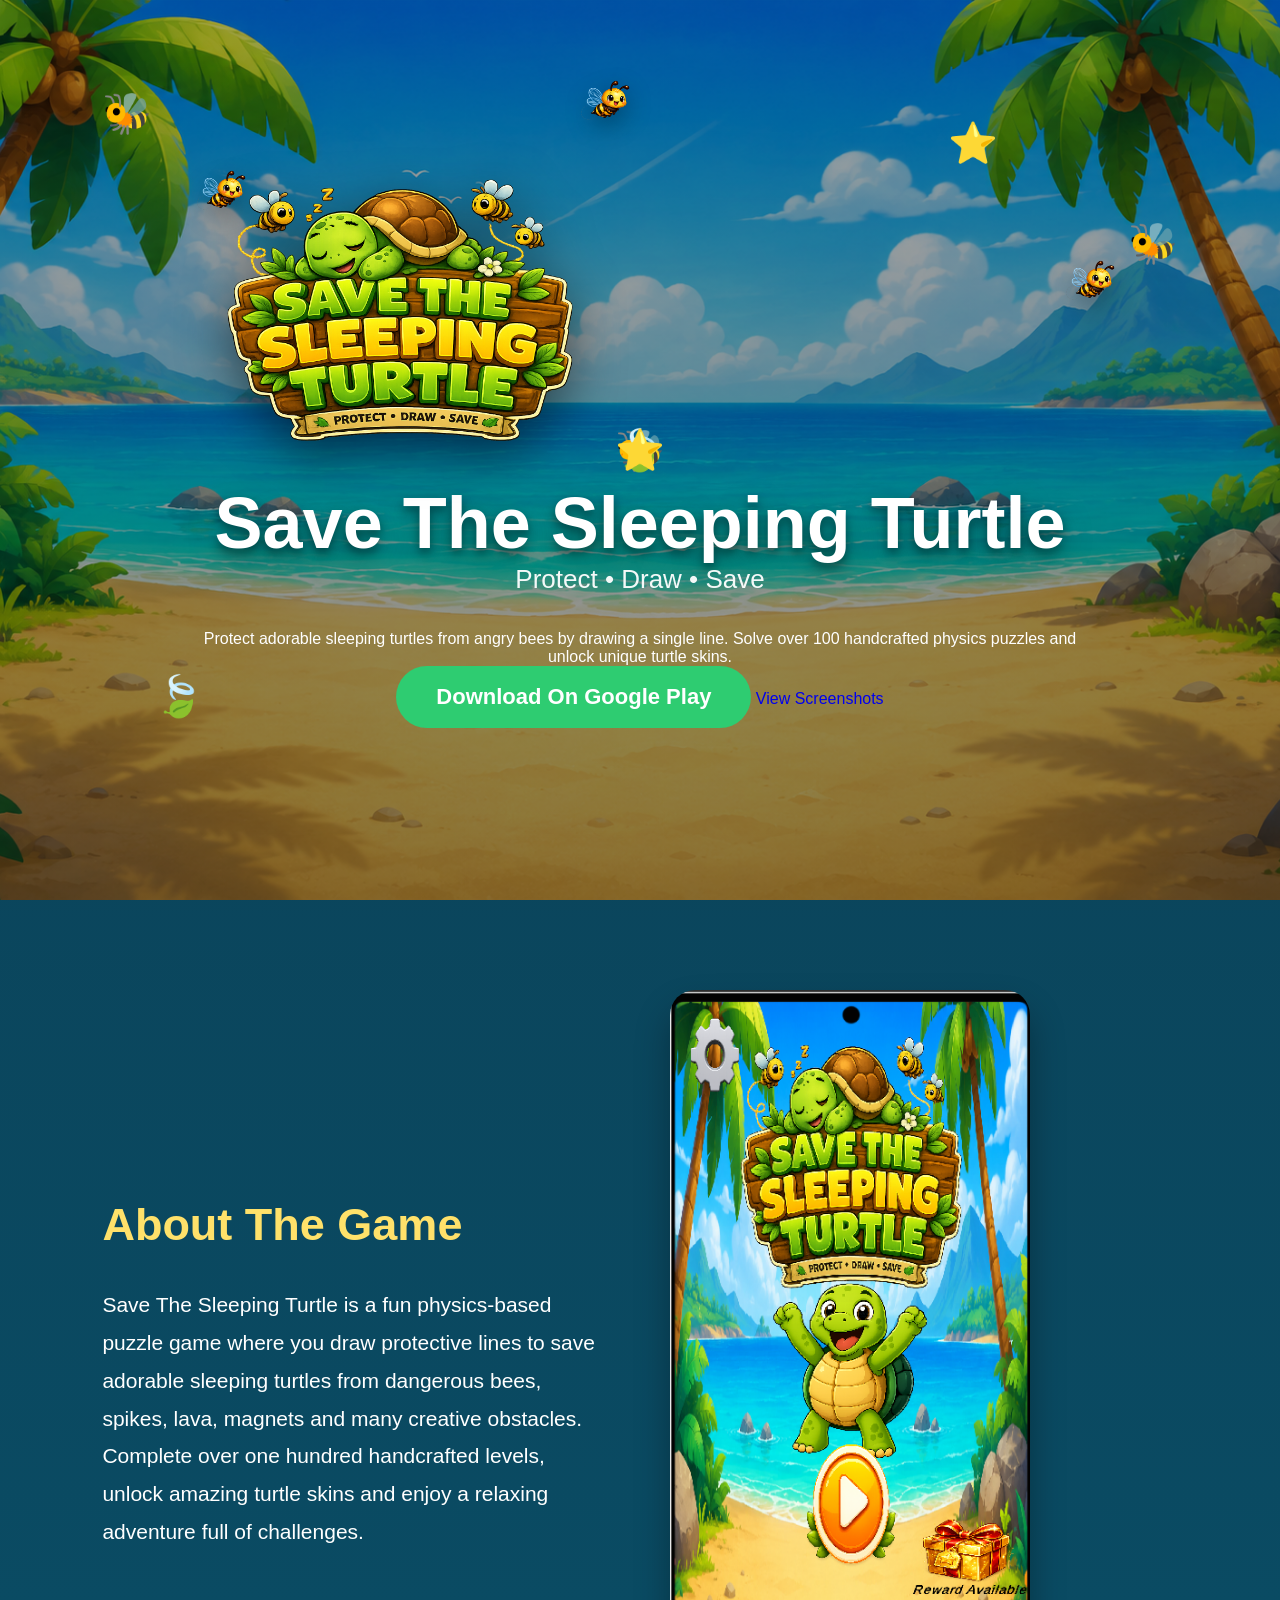
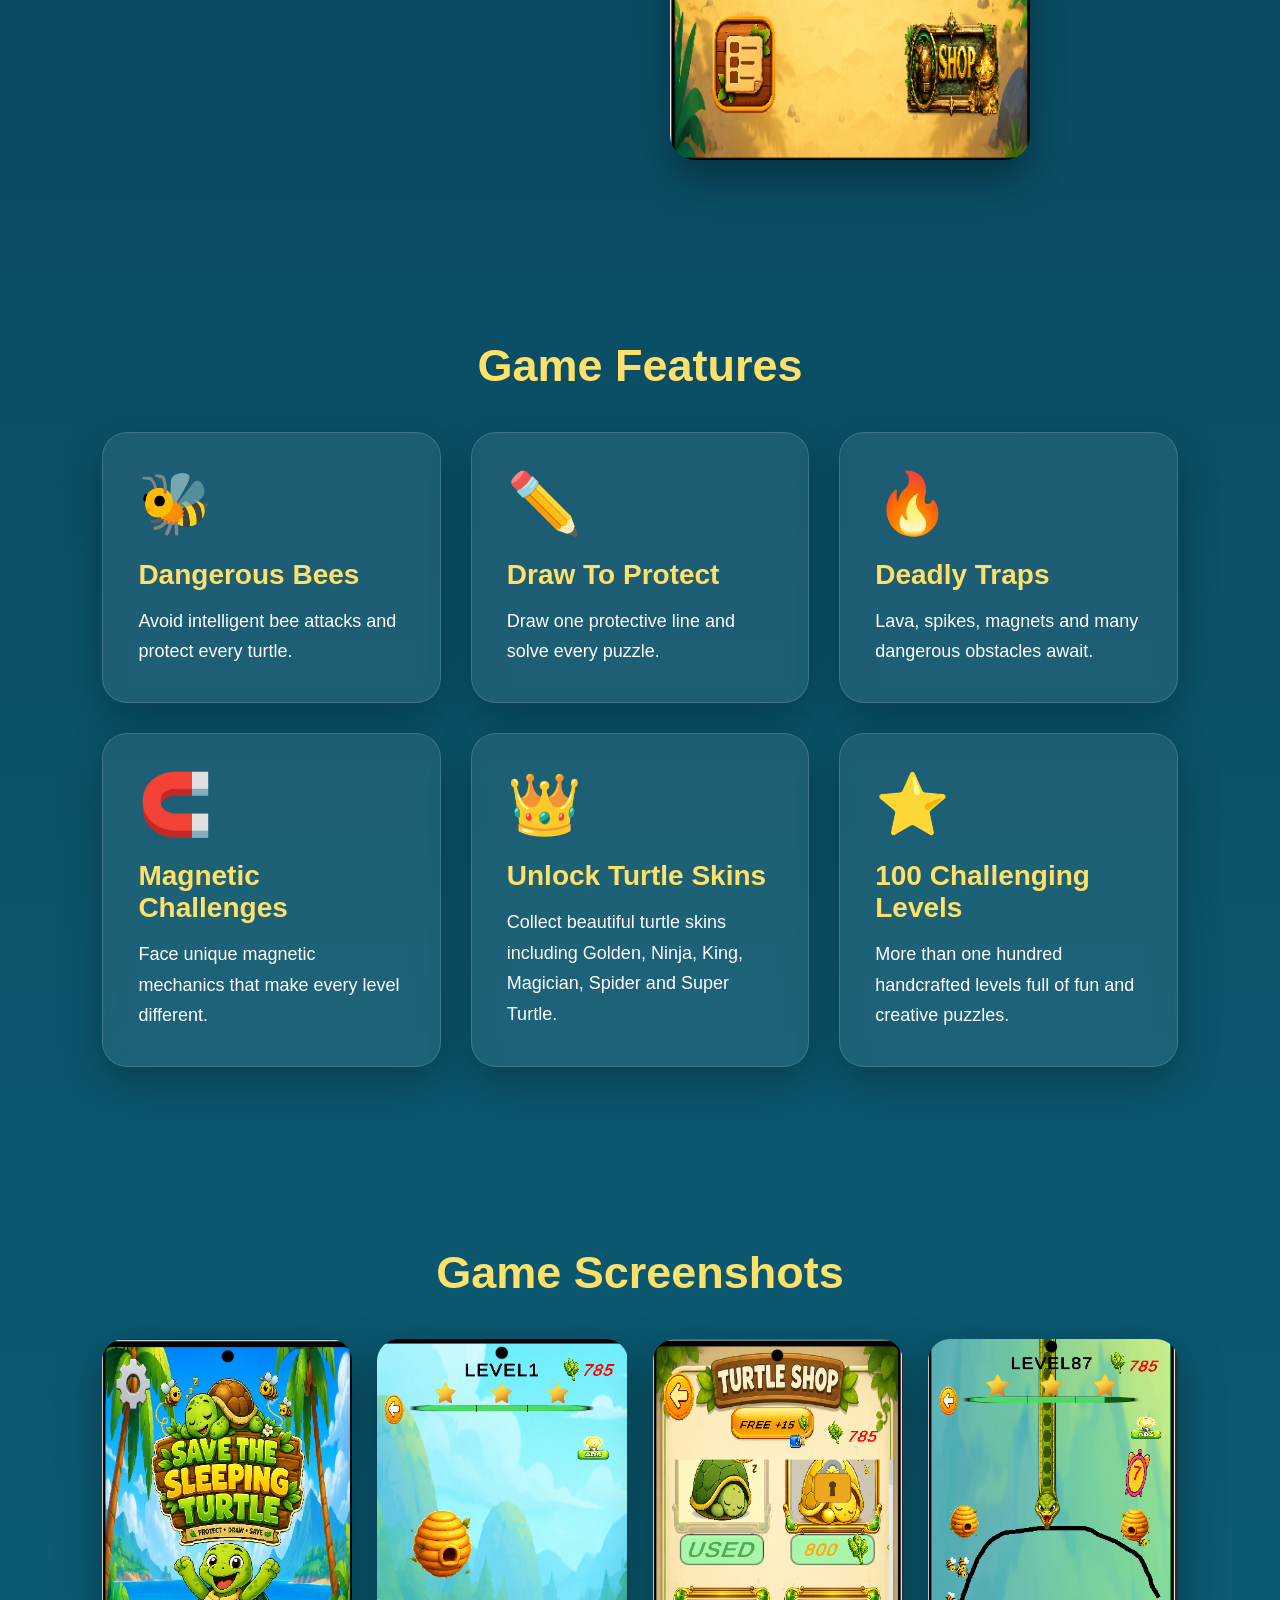
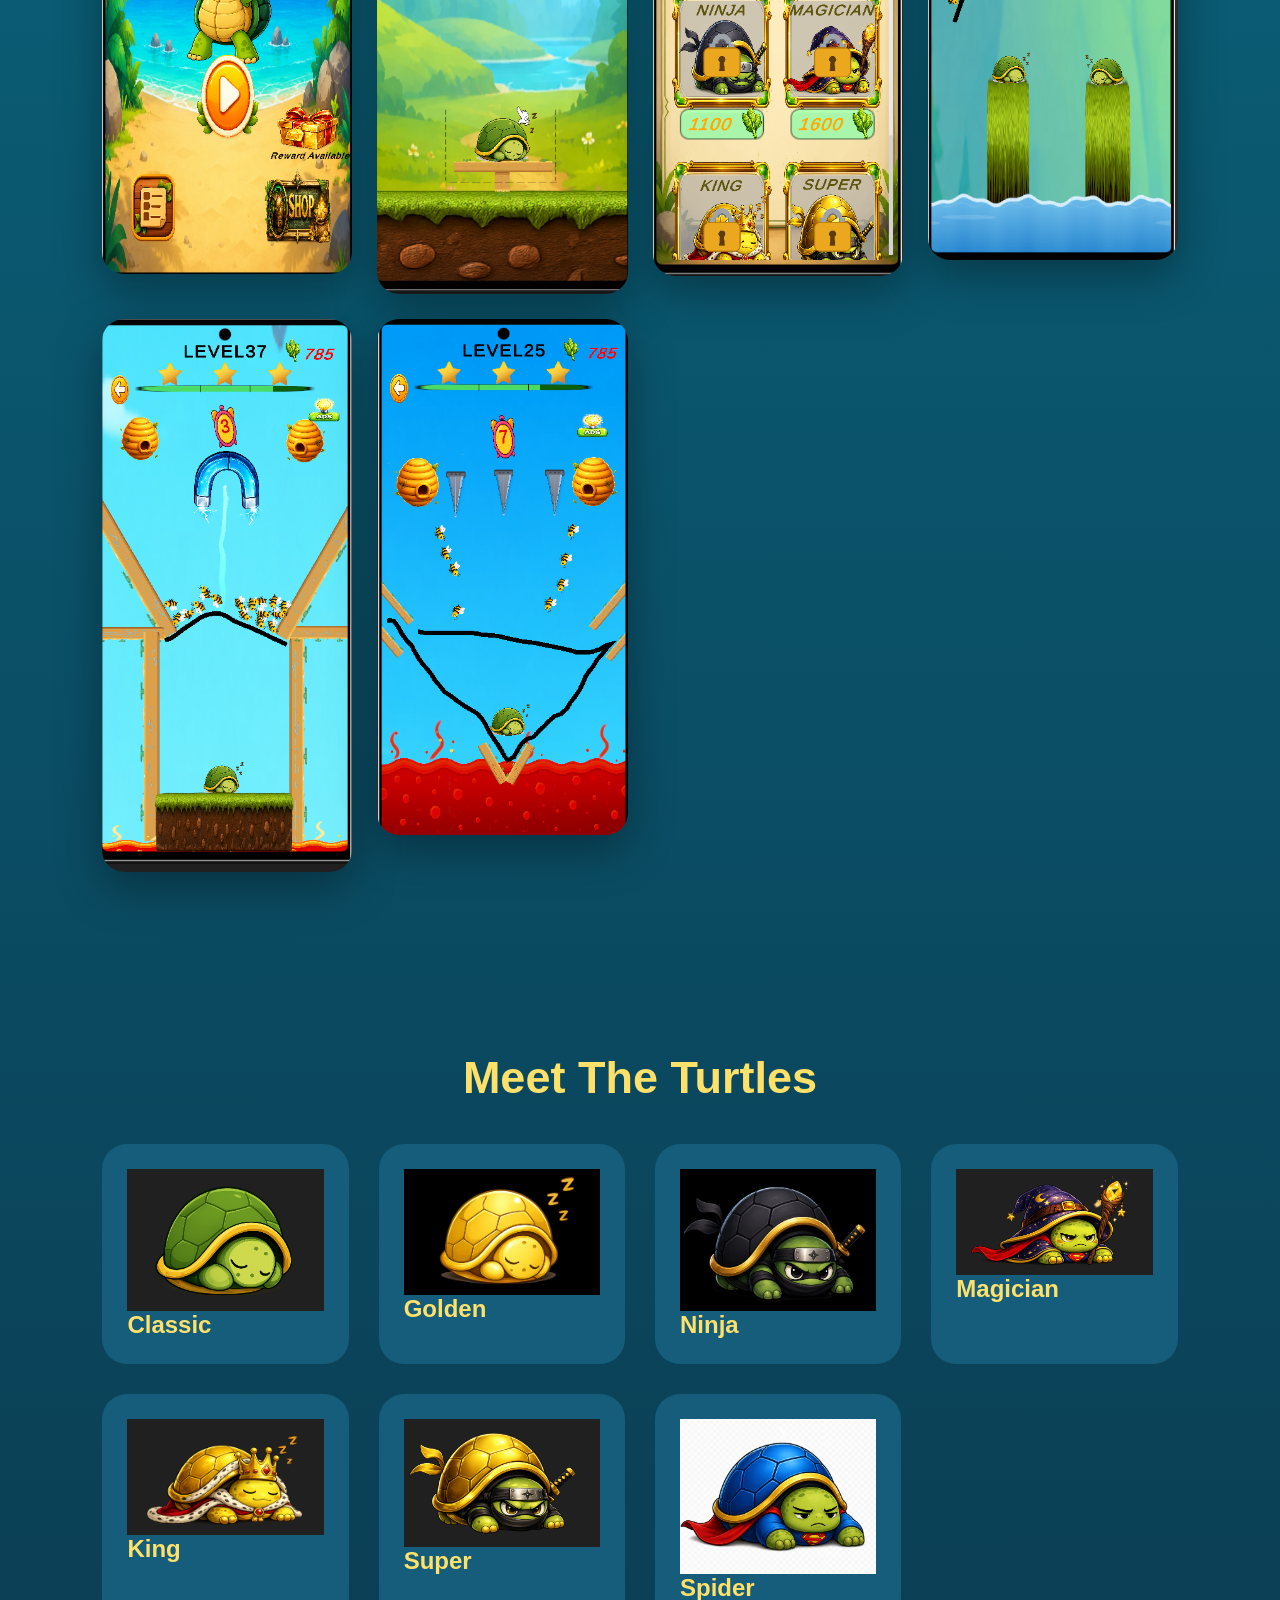
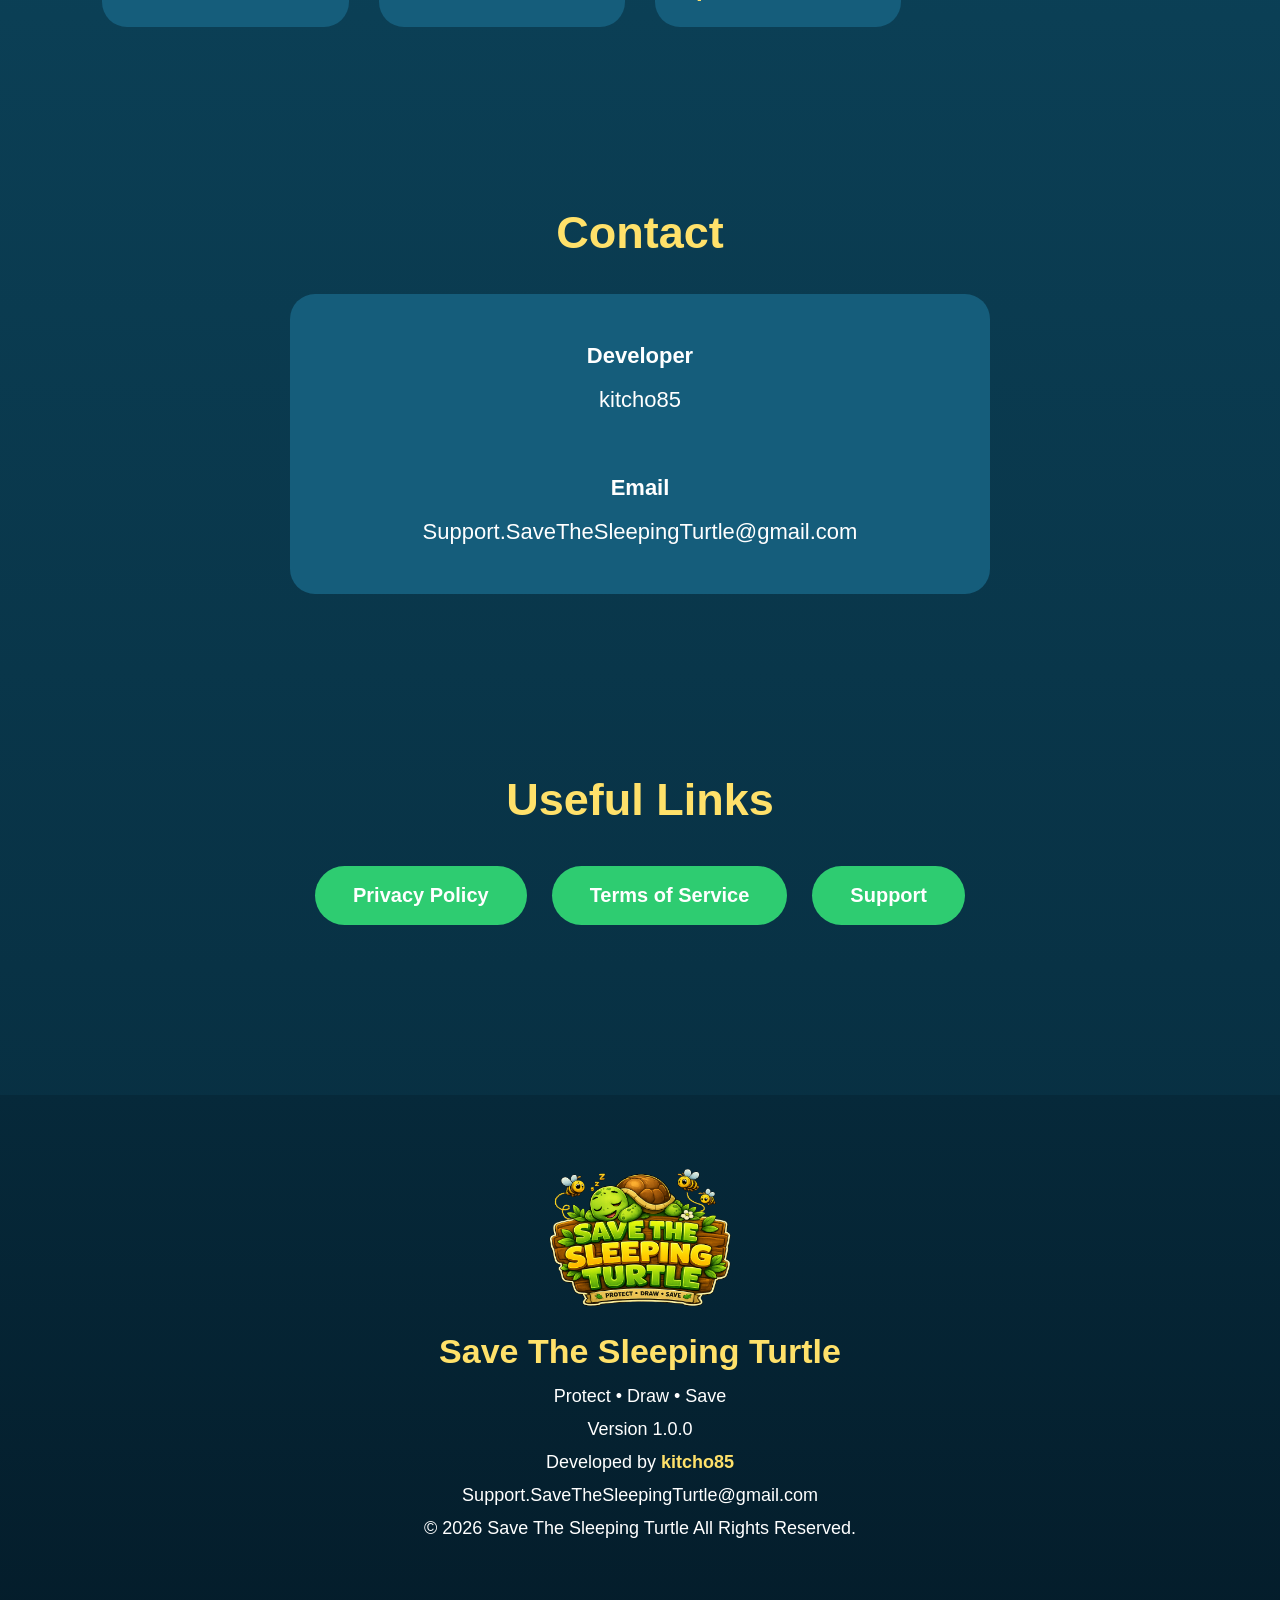
<file: index.html>
<!DOCTYPE html>
<html lang="en">

<head>

<meta charset="UTF-8">

<meta name="viewport" content="width=device-width, initial-scale=1.0">

<title>Save The Sleeping Turtle | Official Website</title>

<meta name="description"
content="Protect adorable sleeping turtles from angry bees by drawing a single protective line. Solve over 100 handcrafted physics puzzles, unlock unique turtle skins and enjoy relaxing gameplay.">

<meta name="keywords"
content="Save The Sleeping Turtle, Turtle Game, Draw Puzzle Game, Physics Puzzle, Draw To Save, Bee Game, Unity Game, Android Game, Mobile Puzzle Game">

<meta name="author"
content="kitcho85">

<meta name="robots"
content="index, follow">

<!-- Open Graph -->

<meta property="og:title"
content="Save The Sleeping Turtle">

<meta property="og:description"
content="Protect adorable sleeping turtles from angry bees by drawing a single protective line.">

<meta property="og:type"
content="website">

<meta property="og:url"
content="https://kitcho85.github.io/save-the-sleeping-turtle/">

<meta property="og:image"
content="https://kitcho85.github.io/save-the-sleeping-turtle/images/icon.png">

<meta property="og:site_name"
content="Save The Sleeping Turtle">

<!-- Twitter -->

<meta name="twitter:card"
content="summary_large_image">

<meta name="twitter:title"
content="Save The Sleeping Turtle">

<meta name="twitter:description"
content="Protect adorable sleeping turtles from angry bees by drawing a single protective line.">

<meta name="twitter:image"
content="https://kitcho85.github.io/save-the-sleeping-turtle/images/icon.png">

<link rel="canonical"
href="https://kitcho85.github.io/save-the-sleeping-turtle/">

<link rel="stylesheet"
href="style.css">

<link rel="icon"
href="images/icon.png">

</head>

<body>

<header class="hero">

<div class="heroBackground"></div>

<div class="overlay">
<div class="floating bee1">🐝</div>

<div class="floating bee2">🐝</div>

<div class="floating leaf1">🍃</div>

<div class="floating star1">⭐</div>
<img
src="images/logo.png"
class="logo"
alt="Save The Sleeping Turtle Logo">

<h1>
Save The Sleeping Turtle
</h1>

<p class="subtitle">
Protect • Draw • Save
</p>

<p class="heroText">
Protect adorable sleeping turtles from angry bees by drawing a single line.
Solve over 100 handcrafted physics puzzles and unlock unique turtle skins.
</p>

<div class="heroButtons">

<a href="https://play.google.com/store/apps/details?id=com.kitcho85.savethesleepingturtle"
class="playButton"
target="_blank">

Download On Google Play

</a>

<a href="#screenshots"
class="secondaryButton">

View Screenshots

</a>

</div>

</div>

<div class="floating floating1">
🐝
</div>

<div class="floating floating2">
🍃
</div>

<div class="floating floating3">
⭐
</div>
<div class="beeOrbit beeOrbit1">
    <img src="images/bee.png" class="bee">
</div>

<div class="beeOrbit beeOrbit2">
    <img src="images/bee.png" class="bee">
</div>

<div class="beeOrbit beeOrbit3">
    <img src="images/bee.png" class="bee">
</div>
</header>

<section class="about">

<div class="container">

<div class="left">

<h2>

About The Game

</h2>

<p>

Save The Sleeping Turtle is a fun physics-based puzzle game where you draw protective lines to save adorable sleeping turtles from dangerous bees, spikes, lava, magnets and many creative obstacles.

Complete over one hundred handcrafted levels, unlock amazing turtle skins and enjoy a relaxing adventure full of challenges.

</p>

</div>

<div class="right">

<img
src="images/screenshot1.png"
alt="Gameplay">

</div>

</div>

</section>

<section class="features">

<h2>

Game Features

</h2>

<div class="cards">

<div class="card">

<div class="emoji">

🐝

</div>

<h3>

Dangerous Bees

</h3>

<p>

Avoid intelligent bee attacks and protect every turtle.

</p>

</div>

<div class="card">

<div class="emoji">

✏️

</div>

<h3>

Draw To Protect

</h3>

<p>

Draw one protective line and solve every puzzle.

</p>

</div>

<div class="card">

<div class="emoji">

🔥

</div>

<h3>

Deadly Traps

</h3>

<p>

Lava, spikes, magnets and many dangerous obstacles await.

</p>

</div>
<div class="card">

<div class="emoji">

🧲

</div>

<h3>

Magnetic Challenges

</h3>

<p>

Face unique magnetic mechanics that make every level different.

</p>

</div>

<div class="card">

<div class="emoji">

👑

</div>

<h3>

Unlock Turtle Skins

</h3>

<p>

Collect beautiful turtle skins including Golden, Ninja, King, Magician, Spider and Super Turtle.

</p>

</div>

<div class="card">

<div class="emoji">

⭐

</div>

<h3>

100 Challenging Levels

</h3>

<p>

More than one hundred handcrafted levels full of fun and creative puzzles.

</p>

</div>

</div>

</section>

<section id="screenshots" class="screenshots">

<h2>

Game Screenshots

</h2>

<div class="gallery">

<img src="images/screenshot1.png" alt="Screenshot">

<img src="images/screenshot2.png" alt="Screenshot">

<img src="images/screenshot3.png" alt="Screenshot">

<img src="images/screenshot4.png" alt="Screenshot">

<img src="images/screenshot5.png" alt="Screenshot">

<img src="images/screenshot6.png" alt="Screenshot">

</div>

</section>

<section class="characters">

<h2>

Meet The Turtles

</h2>

<div class="charactersGrid">

<div class="character">

<img src="images/normal.png">

<h3>Classic</h3>

</div>

<div class="character">

<img src="images/golden.png">

<h3>Golden</h3>

</div>

<div class="character">

<img src="images/ninja.png">

<h3>Ninja</h3>

</div>

<div class="character">

<img src="images/magician.png">

<h3>Magician</h3>

</div>
<div class="character">

<img src="images/king.png">

<h3>King</h3>

</div>

<div class="character">

<img src="images/super.png">

<h3>Super</h3>

</div>

<div class="character">

<img src="images/spider.png">

<h3>Spider</h3>

</div>

</div>

</section>

<section class="contact">

<h2>

Contact

</h2>

<div class="contactBox">

<p>

<strong>Developer</strong>

</p>

<p>

kitcho85

</p>

<br>

<p>

<strong>Email</strong>

</p>

<p>

Support.SaveTheSleepingTurtle@gmail.com

</p>

</div>

</section>

<section class="links">

<h2>

Useful Links

</h2>

<div class="buttons">

<a href="privacy.html" class="button">

Privacy Policy

</a>

<a href="terms.html" class="button">

Terms of Service

</a>

<a href="support.html" class="button">

Support

</a>

</div>

</section>
<footer>

<div class="footerContent">

<img
src="images/logo.png"
class="footerLogo"
alt="Logo">

<h3>

Save The Sleeping Turtle

</h3>

<p>

Protect • Draw • Save

</p>

<p>

Version 1.0.0

</p>

<p>

Developed by

<strong>

kitcho85

</strong>

</p>

<p>

Support.SaveTheSleepingTurtle@gmail.com

</p>

<p>

© 2026 Save The Sleeping Turtle

All Rights Reserved.

</p>

</div>

</footer>

<script src="script.js"></script>

</body>

</html>
</file>
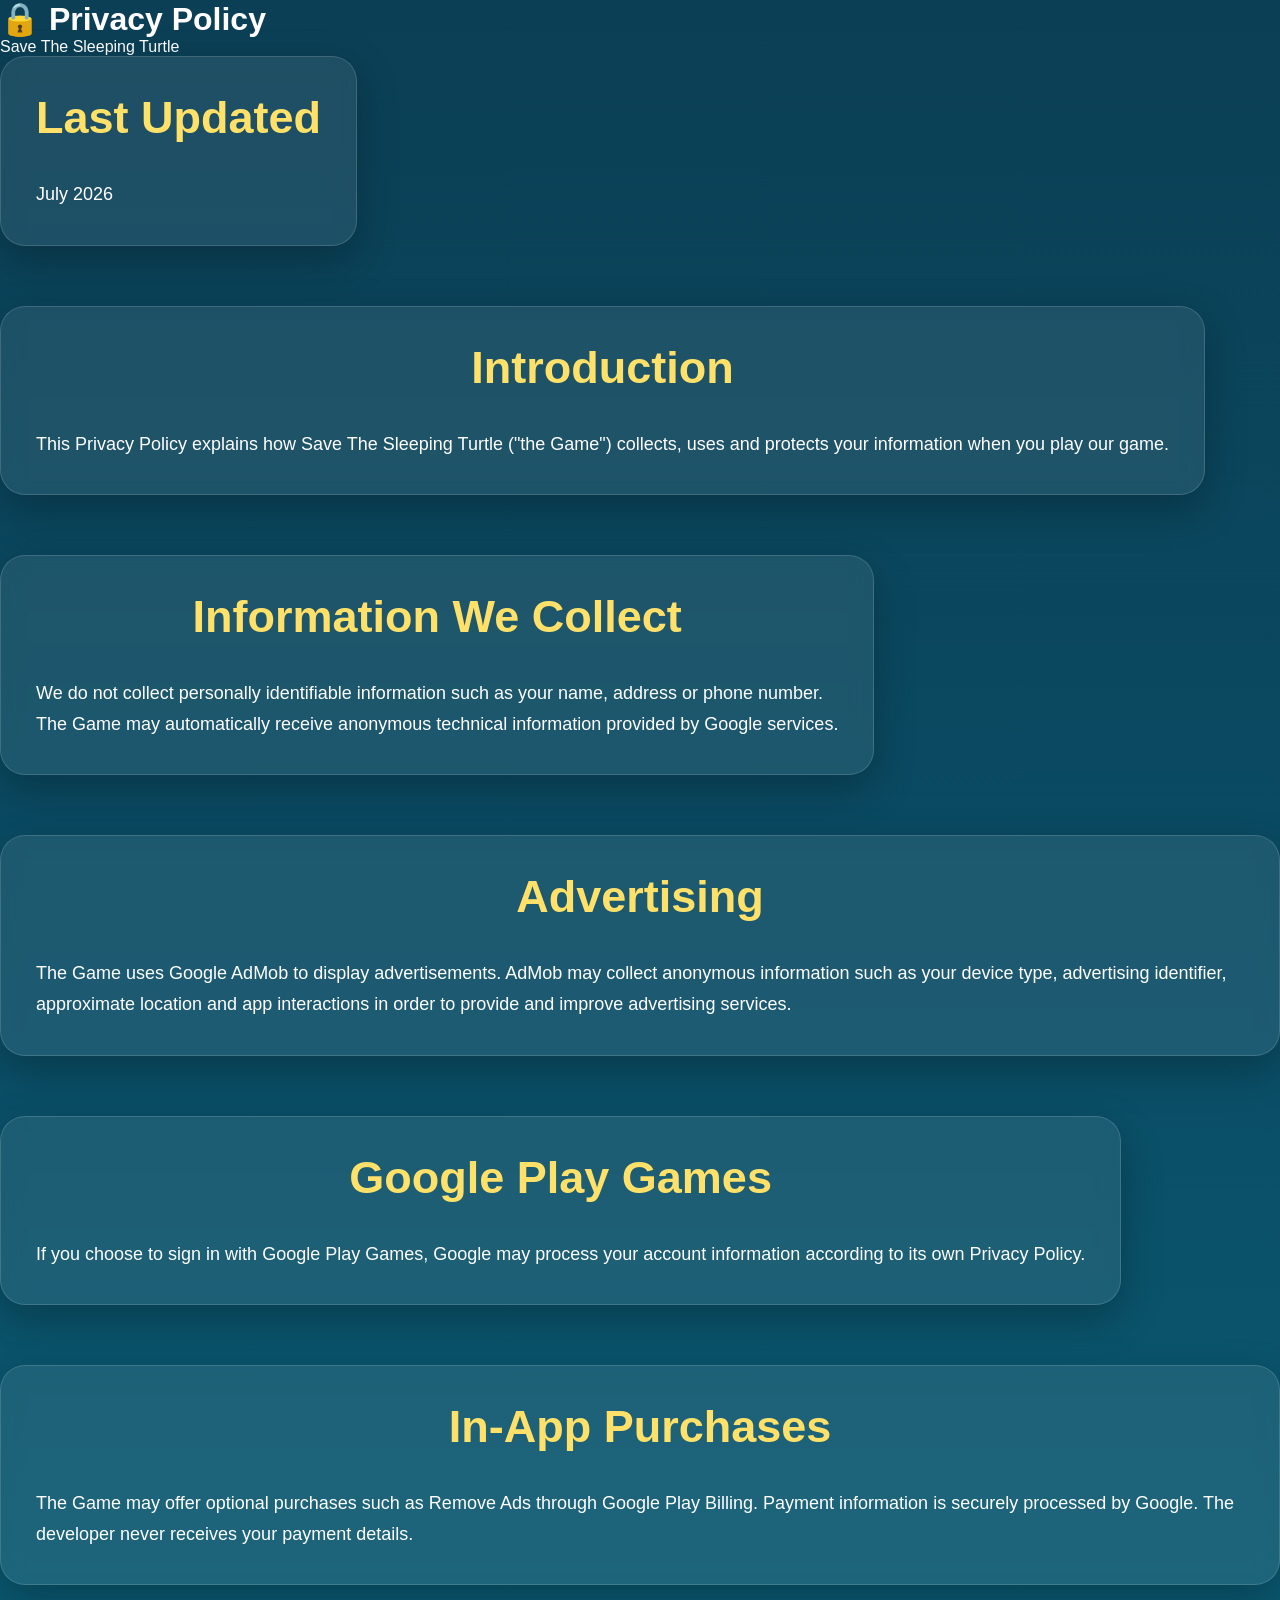
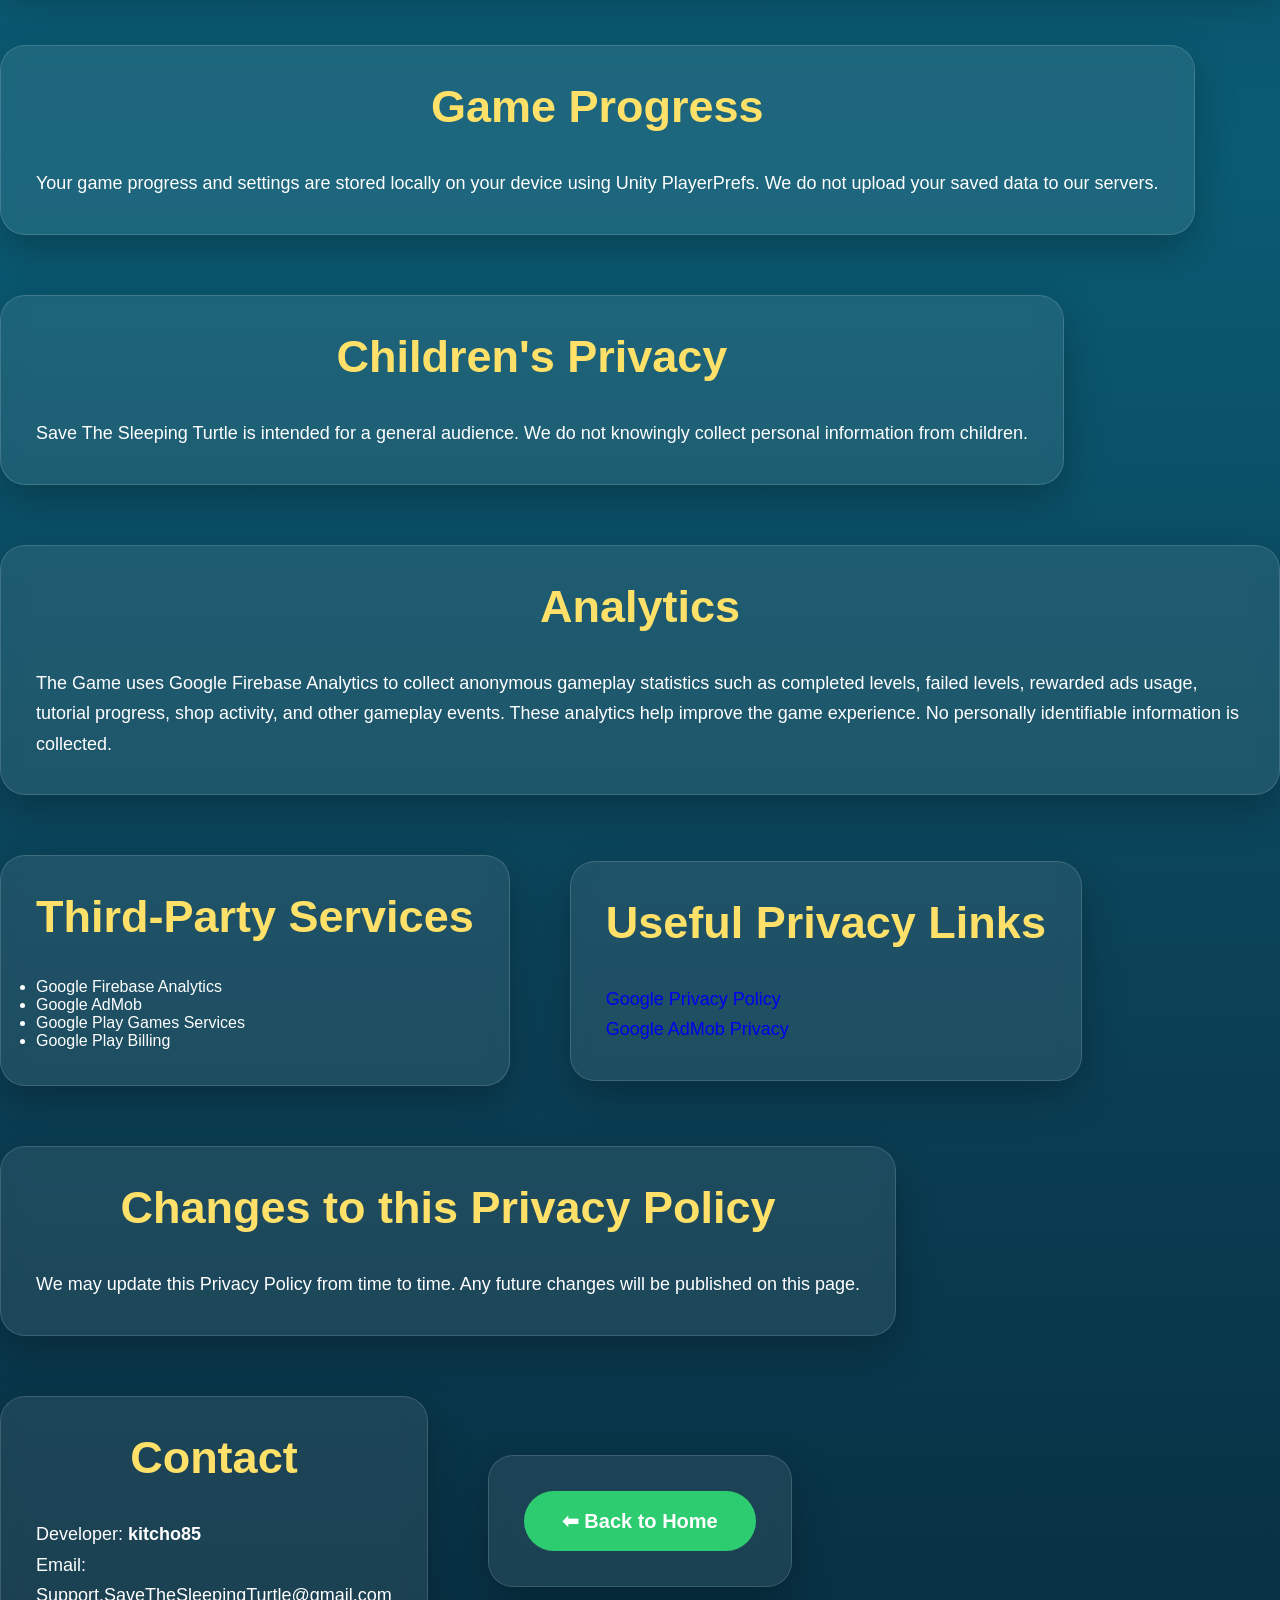
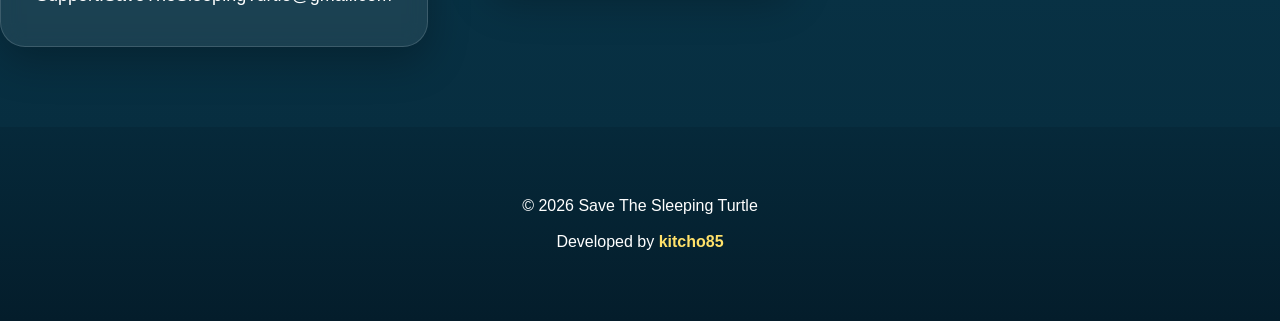
<file: privacy.html>
<!DOCTYPE html>
<html lang="en">

<head>

<meta charset="UTF-8">

<meta name="viewport" content="width=device-width, initial-scale=1.0">

<title>Privacy Policy</title>

<link rel="stylesheet" href="style.css">

</head>

<body>

<header>

<h1>🔒 Privacy Policy</h1>

<p>Save The Sleeping Turtle</p>

</header>

<div class="container">

<div class="card">

<h2>Last Updated</h2>

<p>July 2026</p>

</div>

<div class="card">

<h2>Introduction</h2>

<p>
This Privacy Policy explains how Save The Sleeping Turtle ("the Game") collects, uses and protects your information when you play our game.
</p>

</div>

<div class="card">

<h2>Information We Collect</h2>

<p>
We do not collect personally identifiable information such as your name, address or phone number.
</p>

<p>
The Game may automatically receive anonymous technical information provided by Google services.
</p>

</div>

<div class="card">

<h2>Advertising</h2>

<p>
The Game uses Google AdMob to display advertisements.
AdMob may collect anonymous information such as your device type, advertising identifier, approximate location and app interactions in order to provide and improve advertising services.
</p>

</div>

<div class="card">

<h2>Google Play Games</h2>

<p>
If you choose to sign in with Google Play Games, Google may process your account information according to its own Privacy Policy.
</p>

</div>

<div class="card">

<h2>In-App Purchases</h2>

<p>
The Game may offer optional purchases such as Remove Ads through Google Play Billing.
Payment information is securely processed by Google.
The developer never receives your payment details.
</p>

</div>

<div class="card">

<h2>Game Progress</h2>

<p>
Your game progress and settings are stored locally on your device using Unity PlayerPrefs.
We do not upload your saved data to our servers.
</p>

</div>

<div class="card">

<h2>Children's Privacy</h2>

<p>
Save The Sleeping Turtle is intended for a general audience.
We do not knowingly collect personal information from children.
</p>

</div>
<div class="card">

<h2>Analytics</h2>

<p>
The Game uses Google Firebase Analytics to collect anonymous gameplay statistics such as completed levels, failed levels, rewarded ads usage, tutorial progress, shop activity, and other gameplay events.
These analytics help improve the game experience.
No personally identifiable information is collected.
</p>

</div>
<div class="card">

<h2>Third-Party Services</h2>

<ul>
<li>Google Firebase Analytics</li>
<li>Google AdMob</li>

<li>Google Play Games Services</li>

<li>Google Play Billing</li>

</ul>

</div>
<div class="card">

<h2>Useful Privacy Links</h2>

<p>

<a href="https://policies.google.com/privacy" target="_blank">
Google Privacy Policy
</a>

</p>

<p>

<a href="https://support.google.com/admob/" target="_blank">
Google AdMob Privacy
</a>

</p>

</div>
<div class="card">

<h2>Changes to this Privacy Policy</h2>

<p>
We may update this Privacy Policy from time to time.
Any future changes will be published on this page.
</p>

</div>

<div class="card">

<h2>Contact</h2>

<p>

Developer: <strong>kitcho85</strong>

</p>

<p>

Email:<br>

Support.SaveTheSleepingTurtle@gmail.com

</p>

</div>

<div class="card">

<a class="button" href="index.html">

⬅ Back to Home

</a>

</div>

</div>

<footer>

<p>

© 2026 Save The Sleeping Turtle

<br><br>

Developed by <strong>kitcho85</strong>

</p>

</footer>

</body>

</html>
</file>
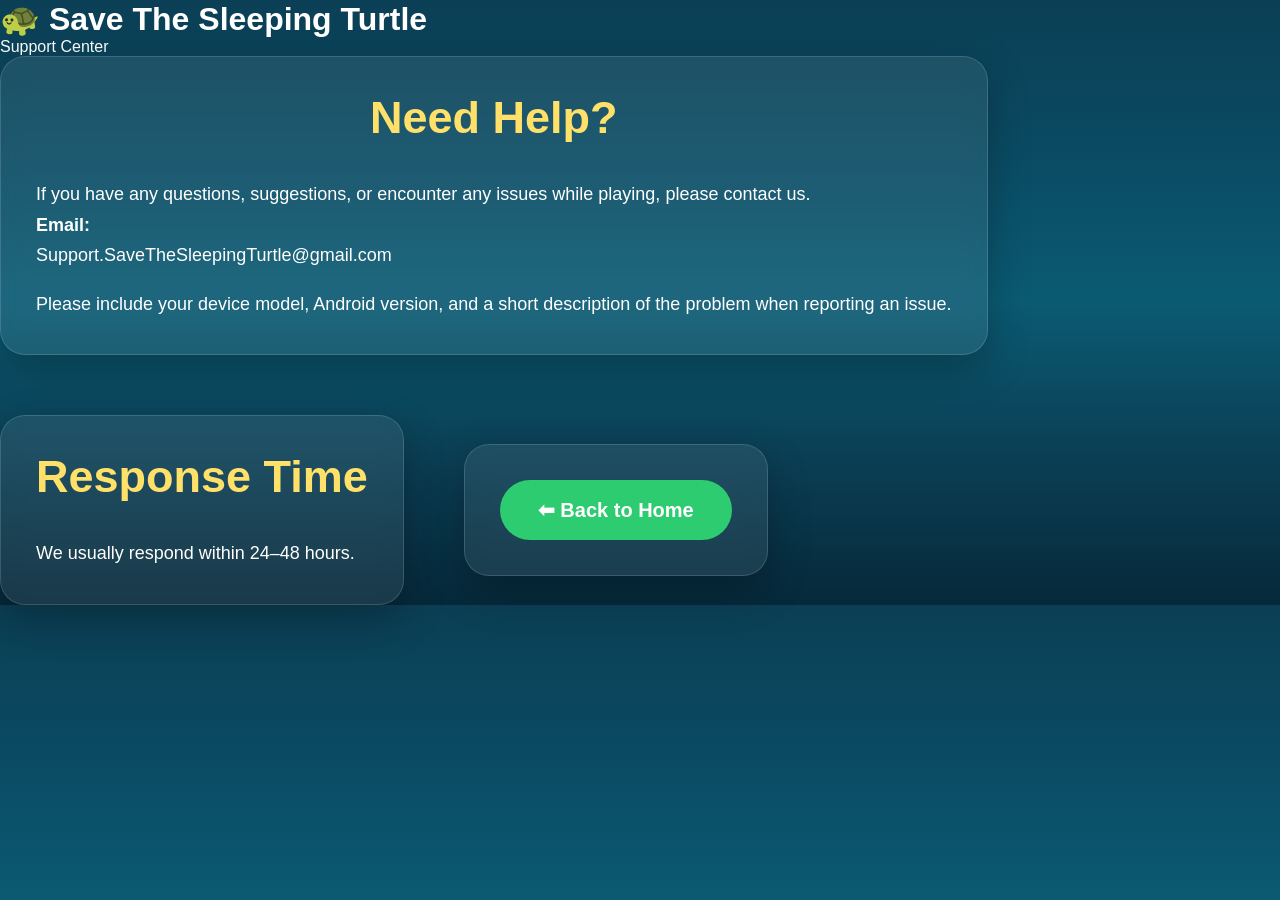
<file: support.html>
<!DOCTYPE html>
<html lang="en">
<head>
    <meta charset="UTF-8">
    <meta name="viewport" content="width=device-width, initial-scale=1.0">
    <title>Support - Save The Sleeping Turtle</title>
    <link rel="stylesheet" href="style.css">
</head>

<body>

<header>
    <h1>🐢 Save The Sleeping Turtle</h1>
    <p>Support Center</p>
</header>

<div class="container">

<div class="card">

<h2>Need Help?</h2>

<p>
If you have any questions, suggestions, or encounter any issues while playing,
please contact us.
</p>

<p><strong>Email:</strong></p>

<p>
Support.SaveTheSleepingTurtle@gmail.com
</p>

<br>

<p>
Please include your device model, Android version, and a short description of the problem when reporting an issue.
</p>

</div>

<div class="card">

<h2>Response Time</h2>

<p>
We usually respond within 24–48 hours.
</p>

</div>

<div class="card">

<a class="button" href="index.html">⬅ Back to Home</a>

</div>

</div>

</body>
</html>
</file>
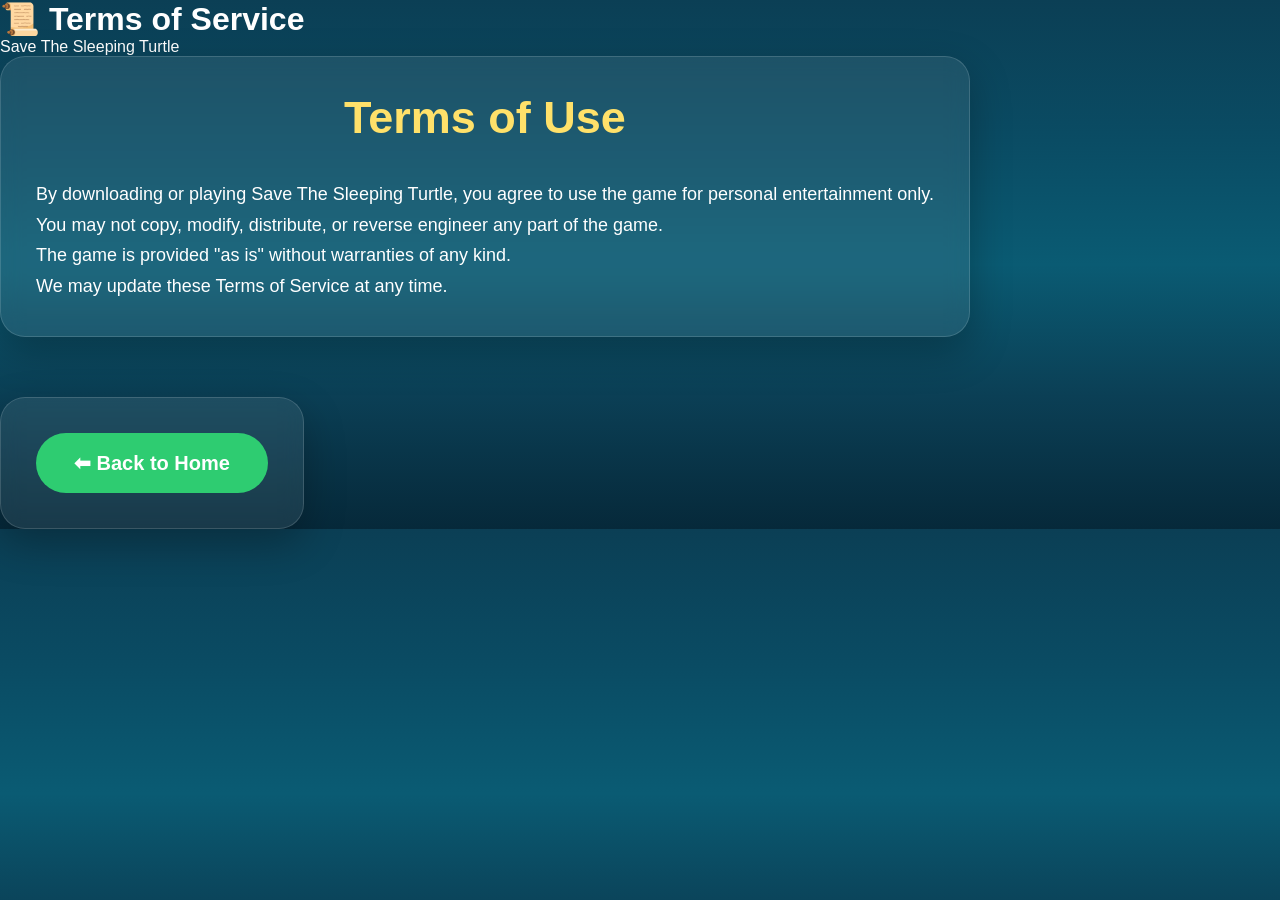
<file: terms.html>
<!DOCTYPE html>
<html lang="en">
<head>
<meta charset="UTF-8">
<meta name="viewport" content="width=device-width, initial-scale=1.0">
<title>Terms of Service</title>
<link rel="stylesheet" href="style.css">
</head>

<body>

<header>

<h1>📜 Terms of Service</h1>

<p>Save The Sleeping Turtle</p>

</header>

<div class="container">

<div class="card">

<h2>Terms of Use</h2>

<p>
By downloading or playing Save The Sleeping Turtle,
you agree to use the game for personal entertainment only.
</p>

<p>
You may not copy, modify, distribute, or reverse engineer any part of the game.
</p>

<p>
The game is provided "as is" without warranties of any kind.
</p>

<p>
We may update these Terms of Service at any time.
</p>

</div>

<div class="card">

<a class="button" href="index.html">⬅ Back to Home</a>

</div>

</div>

</body>
</html>
</file>
<file: style.css>
*{

margin:0;

padding:0;

box-sizing:border-box;

}

html{

scroll-behavior:smooth;

}

body{

font-family:Arial,Helvetica,sans-serif;

background:linear-gradient(

180deg,

#0b3f55 0%,

#0a4b63 25%,

#0a5b73 50%,

#0b3f55 75%,

#06293a 100%

);

color:white;

overflow-x:hidden;

}

img{

max-width:100%;

display:block;

}

a{

text-decoration:none;

}

.hero{
min-height:100vh;
background:
linear-gradient(rgba(0,0,0,.35),rgba(0,0,0,.45)),
url("images/beach.png");
background-size:cover;
background-position:center;
display:flex;
justify-content:center;
align-items:center;
text-align:center;
padding:40px;
}

.overlay{

max-width:900px;

}

.logo{

width:420px;

max-width:90%;

margin-bottom:30px;

animation:logoFloat 4s ease-in-out infinite;

filter:drop-shadow(0 15px 25px rgba(0,0,0,.5));

}

@keyframes logoFloat{

0%{

transform:translateY(0);

}

50%{

transform:translateY(-8px);

}

100%{

transform:translateY(0);

}

}

.hero h1{

font-size:72px;

font-weight:900;

text-shadow:

0 5px 10px rgba(0,0,0,.4),

0 10px 30px rgba(0,0,0,.35);

animation:titleFloat 3s ease-in-out infinite;

}

@keyframes titleFloat{

0%{

transform:translateY(0);

}

50%{

transform:translateY(-10px);

}

100%{

transform:translateY(0);

}

}

.subtitle{

font-size:26px;

margin-bottom:35px;

opacity:.95;

}

.playButton{

display:inline-block;

padding:18px 40px;

background:#2ecc71;

border-radius:50px;

font-size:22px;

font-weight:bold;

color:white;

transition:.3s;

}

.playButton:hover{

background:#27ae60;

transform:scale(1.05);

}

section{

padding:90px 8%;

}

.container{

display:flex;

align-items:center;

gap:60px;

flex-wrap:wrap;

}

.left{

flex:1;

}

.right{

flex:1;

text-align:center;

}

.right img{

max-width:360px;

border-radius:25px;

box-shadow:0 20px 35px rgba(0,0,0,.3);

}

h2{

font-size:45px;

margin-bottom:35px;

text-align:center;

color:#ffe16a;

}

.left h2{

text-align:left;

}

.left p{

font-size:21px;

line-height:1.8;

}
.cards{

display:grid;

grid-template-columns:repeat(auto-fit,minmax(260px,1fr));

gap:30px;

margin-top:40px;

}

.card{

background:rgba(255,255,255,.08);

backdrop-filter:blur(10px);

-webkit-backdrop-filter:blur(10px);

border:1px solid rgba(255,255,255,.15);

border-radius:25px;

padding:35px;

transition:.4s;

box-shadow:0 15px 40px rgba(0,0,0,.25);

}

.card:hover{

transform:translateY(-15px);

box-shadow:0 30px 60px rgba(0,0,0,.45);

border-color:#ffe16a;

}

.emoji{

font-size:60px;

margin-bottom:20px;

}

.card h3{

font-size:28px;

margin-bottom:15px;

color:#ffe16a;

}

.card p{

line-height:1.7;

font-size:18px;

}

.gallery{

display:grid;

grid-template-columns:repeat(auto-fit,minmax(250px,1fr));

gap:25px;

margin-top:40px;

}

.gallery img{

border-radius:22px;

transition:.4s;

box-shadow:0 15px 45px rgba(0,0,0,.35);

cursor:pointer;

}

.gallery img:hover{

transform:scale(1.08);

box-shadow:0 25px 70px rgba(0,0,0,.55);

}

.charactersGrid{

display:grid;

grid-template-columns:repeat(auto-fit,minmax(200px,1fr));

gap:30px;

margin-top:40px;

}

.character{

background:#155d7b;

padding:25px;

border-radius:25px;

transition:.4s;

overflow:hidden;

}

.character img{

transition:.4s;

}

.character:hover{

background:#1d7398;

transform:translateY(-15px);

}

.character:hover img{

transform:scale(1.12) rotate(-4deg);

}

.character h3{

color:#ffe16a;

font-size:24px;

}

.contactBox{

max-width:700px;

margin:auto;

background:#155d7b;

padding:40px;

border-radius:25px;

text-align:center;

font-size:22px;

line-height:2;

}
.buttons{

display:flex;

justify-content:center;

align-items:center;

gap:25px;

flex-wrap:wrap;

margin-top:40px;

}

.button{

display:inline-block;

padding:18px 38px;

background:#2ecc71;

color:white;

font-size:20px;

font-weight:bold;

border-radius:50px;

transition:.3s;

}

.button:hover{

background:#27ae60;

transform:scale(1.06);

}

footer{

background:linear-gradient(

180deg,

#06293a,

#041d2b

);

padding:70px 20px;

text-align:center;

margin-top:80px;

}

.footerLogo{

width:220px;

margin:auto;

margin-bottom:20px;

}

.footerContent h3{

font-size:34px;

margin-bottom:15px;

color:#ffe16a;

}

.footerContent p{

font-size:18px;

margin:12px 0;

}

footer strong{

color:#ffe16a;

}

@media(max-width:900px){

.hero h1{

font-size:40px;

}

.subtitle{

font-size:20px;

}

.logo{

width:320px;

}

.container{

flex-direction:column;

text-align:center;

}

.left h2{

text-align:center;

}

.left p{

font-size:18px;

}

section{

padding:70px 6%;

}

.gallery{

grid-template-columns:1fr;

}

.cards{

grid-template-columns:1fr;

}

.charactersGrid{

grid-template-columns:repeat(2,1fr);

}

.button{

width:100%;

text-align:center;

}

}

@media(max-width:500px){

.charactersGrid{

grid-template-columns:1fr;

}

.hero{

padding:20px;

}

.hero h1{

font-size:32px;

}

.subtitle{

font-size:18px;

}

}
/* Floating Decorations */

.floating{
position:absolute;
font-size:40px;
pointer-events:none;
animation:float 4s ease-in-out infinite;
z-index:3;
}

.bee1{
top:90px;
left:8%;
animation-delay:0s;
}

.bee2{
top:220px;
right:8%;
animation-delay:1.5s;
}

.leaf1{
bottom:180px;
left:12%;
animation-delay:2s;
}

.star1{
top:120px;
right:22%;
animation-delay:3s;
}

@keyframes float{

0%{
transform:translateY(0) rotate(0deg);
}

50%{
transform:translateY(-18px) rotate(8deg);
}

100%{
transform:translateY(0) rotate(0deg);
}

}
/* ========================= */
/* Scroll Animations */
/* ========================= */

.about,
.features,
.screenshots,
.characters,
.contact,
.links{
opacity:0;
transform:translateY(80px);
transition:1s ease;
}

.showSection{
opacity:1;
transform:translateY(0);
}

.card{
transition:0.4s;
}

.card:hover{
transform:translateY(-15px) scale(1.03);
}

.gallery img{
transition:.4s;
cursor:pointer;
}

.gallery img:hover{
transform:scale(1.06) rotate(1deg);
}

.character{
transition:.4s;
}

.character:hover{
transform:translateY(-12px) scale(1.05);
}

.playButton{
animation:pulse 2s infinite;
}

@keyframes pulse{

0%{
box-shadow:0 0 0 0 rgba(46,204,113,.6);
}

70%{
box-shadow:0 0 0 20px rgba(46,204,113,0);
}

100%{
box-shadow:0 0 0 0 rgba(46,204,113,0);
}

}
.bee{

width:65px;

filter:drop-shadow(0 8px 12px rgba(0,0,0,.35));

pointer-events:none;

}

.beeOrbit{

position:absolute;

z-index:10;

}

.beeOrbit1{

left:15%;

top:18%;

animation:beeFly1 7s ease-in-out infinite;

}

.beeOrbit2{

right:12%;

top:28%;

animation:beeFly2 9s ease-in-out infinite;

}

.beeOrbit3{

left:45%;

top:8%;

animation:beeFly3 6s ease-in-out infinite;

}

@keyframes beeFly1{

0%{transform:translate(0,0) rotate(0deg);}

25%{transform:translate(80px,-30px) rotate(20deg);}

50%{transform:translate(180px,40px) rotate(-15deg);}

75%{transform:translate(90px,90px) rotate(15deg);}

100%{transform:translate(0,0) rotate(0deg);}

}

@keyframes beeFly2{

0%{transform:translate(0,0);}

25%{transform:translate(-120px,40px);}

50%{transform:translate(-220px,-40px);}

75%{transform:translate(-80px,-90px);}

100%{transform:translate(0,0);}
}
100%{

transform:translate(-50%,-50%) rotate(360deg);

}
}

@keyframes beeFly3{

0%{transform:translate(0,0);}

20%{transform:translate(-70px,70px);}

40%{transform:translate(80px,140px);}

60%{transform:translate(150px,30px);}

80%{transform:translate(-40px,-40px);}

100%{transform:translate(0,0);}
</file>
